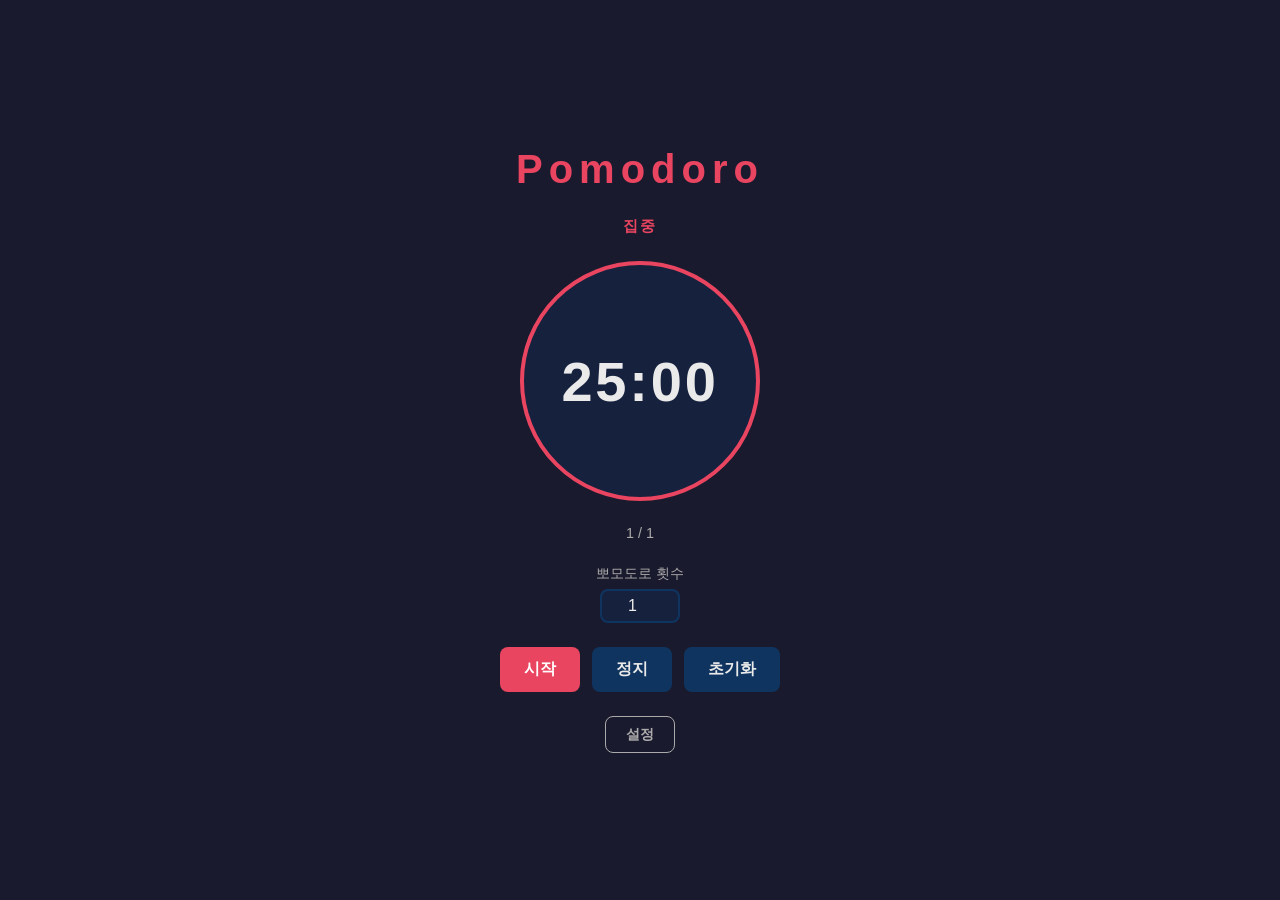
<file: index.html>
<!doctype html>
<html lang="ko">
  <head>
    <meta charset="UTF-8" />
    <meta name="viewport" content="width=device-width, initial-scale=1.0" />
    <title>Pomodoro</title>
    <link rel="stylesheet" href="index.css" />
  </head>
  <body>
    <div class="container">
      <h1>Pomodoro</h1>

      <span id="mode-label" class="mode-label">집중</span>

      <div class="timer">
        <span class="time">25:00</span>
      </div>

      <span id="progress" class="progress">1 / 1</span>

      <div class="count-selector">
        <label for="pomodoro-count">뽀모도로 횟수</label>
        <input
          type="number"
          id="pomodoro-count"
          min="1"
          max="100"
          value="1"
          oninput="updateModeUI()"
        />
      </div>

      <div class="controls">
        <button class="btn btn-start" onclick="startTimer()">시작</button>
        <button class="btn btn-stop" onclick="stopTimer()">정지</button>
        <button class="btn btn-reset" onclick="resetTimer()">초기화</button>
      </div>

      <button
        class="btn btn-settings"
        onclick="location.href = 'settings.html'"
      >
        설정
      </button>
    </div>
    <script src="script.js"></script>
  </body>
</html>
</file>
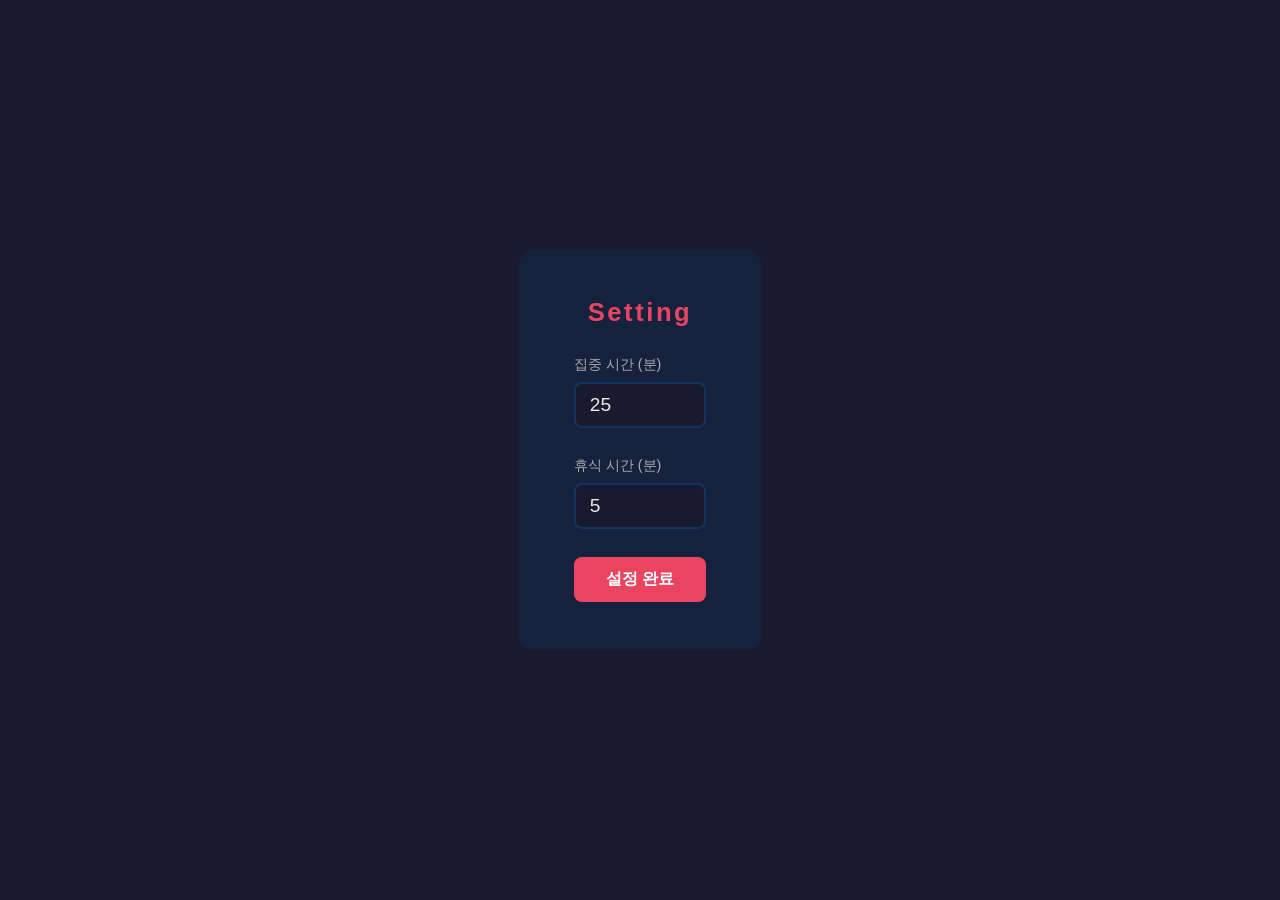
<file: settings.html>
<!doctype html>
<html lang="ko">
  <head>
    <meta charset="UTF-8" />
    <meta name="viewport" content="width=device-width, initial-scale=1.0" />
    <title>Pomodoro - Settings</title>
    <link rel="stylesheet" href="settings.css" />
  </head>
  <body>
    <div class="container">
      <h3>Setting</h3>

      <div class="form-group">
        <label for="timer-minutes">집중 시간 (분)</label>
        <input type="number" id="timer-minutes" min="5" max="60" step="5" value="25" />
      </div>

      <div class="form-group">
        <label for="break-minutes">휴식 시간 (분)</label>
        <input type="number" id="break-minutes" min="5" max="60" step="5" value="5" />
      </div>

      <button class="btn btn-save" onclick="saveSettings()">설정 완료</button>
    </div>
    <script src="settings.js"></script>
  </body>
</html>
</file>
<file: index.css>
* {
  margin: 0;
  padding: 0;
  box-sizing: border-box;
}

body {
  background-color: #1a1a2e;
  color: #eaeaea;
  font-family: "Segoe UI", sans-serif;
  display: flex;
  justify-content: center;
  align-items: center;
  min-height: 100vh;
}

.container {
  display: flex;
  flex-direction: column;
  align-items: center;
  gap: 24px;
}

h1 {
  font-size: 2.5rem;
  letter-spacing: 0.15em;
  color: #e94560;
  transition: color 0.4s;
}

.mode-label {
  font-size: 0.95rem;
  font-weight: 600;
  letter-spacing: 0.12em;
  text-transform: uppercase;
  color: #e94560;
  transition: color 0.4s;
}

.timer {
  background-color: #16213e;
  border: 4px solid #e94560;
  border-radius: 50%;
  width: 240px;
  height: 240px;
  display: flex;
  justify-content: center;
  align-items: center;
  transition: border-color 0.4s;
}

.time {
  font-size: 3.5rem;
  font-weight: 700;
  letter-spacing: 0.05em;
}

.progress {
  font-size: 0.9rem;
  color: #aaa;
}

.count-selector {
  display: flex;
  flex-direction: column;
  align-items: center;
  gap: 6px;
}

.count-selector label {
  font-size: 0.85rem;
  color: #aaa;
}

.count-selector input {
  background-color: #16213e;
  border: 2px solid #0f3460;
  border-radius: 8px;
  color: #eaeaea;
  font-size: 1rem;
  padding: 6px 0;
  width: 80px;
  text-align: center;
  outline: none;
}

.controls {
  display: flex;
  gap: 12px;
}

.btn {
  padding: 12px 24px;
  font-size: 1rem;
  font-weight: 600;
  border: none;
  border-radius: 8px;
  cursor: pointer;
  transition: opacity 0.2s, background-color 0.4s;
}

.btn:hover {
  opacity: 0.85;
}

.btn-start {
  background-color: #e94560;
  color: #fff;
  transition: background-color 0.4s;
}

.btn-stop {
  background-color: #0f3460;
  color: #eaeaea;
}

.btn-reset {
  background-color: #0f3460;
  color: #eaeaea;
}

.btn-settings {
  background-color: transparent;
  color: #aaa;
  border: 1px solid #aaa;
  padding: 8px 20px;
  font-size: 0.9rem;
}

.btn-settings:hover {
  color: #eaeaea;
  border-color: #eaeaea;
}

/* Break mode */
.container.break-mode h1 {
  color: #2ecc71;
}

.container.break-mode .mode-label {
  color: #2ecc71;
}

.container.break-mode .timer {
  border-color: #2ecc71;
}

.container.break-mode .btn-start {
  background-color: #27ae60;
}
</file>
<file: settings.css>
* {
  margin: 0;
  padding: 0;
  box-sizing: border-box;
}

body {
  background-color: #1a1a2e;
  color: #eaeaea;
  font-family: "Segoe UI", sans-serif;
  display: flex;
  justify-content: center;
  align-items: center;
  min-height: 100vh;
}

.container {
  display: flex;
  flex-direction: column;
  align-items: center;
  gap: 28px;
  background-color: #16213e;
  padding: 48px 56px;
  border-radius: 16px;
}

h3 {
  font-size: 1.6rem;
  letter-spacing: 0.1em;
  color: #e94560;
}

.form-group {
  display: flex;
  flex-direction: column;
  gap: 8px;
  width: 100%;
}

label {
  font-size: 0.9rem;
  color: #aaa;
}

input[type="number"] {
  background-color: #1a1a2e;
  border: 2px solid #0f3460;
  border-radius: 8px;
  color: #eaeaea;
  font-size: 1.2rem;
  padding: 10px 14px;
  width: 100%;
  outline: none;
  transition: border-color 0.2s;
}

input[type="number"]:focus {
  border-color: #e94560;
}

.btn-save {
  background-color: #e94560;
  color: #fff;
  border: none;
  border-radius: 8px;
  padding: 12px 32px;
  font-size: 1rem;
  font-weight: 600;
  cursor: pointer;
  transition: opacity 0.2s;
  width: 100%;
}

.btn-save:hover {
  opacity: 0.85;
}
</file>
